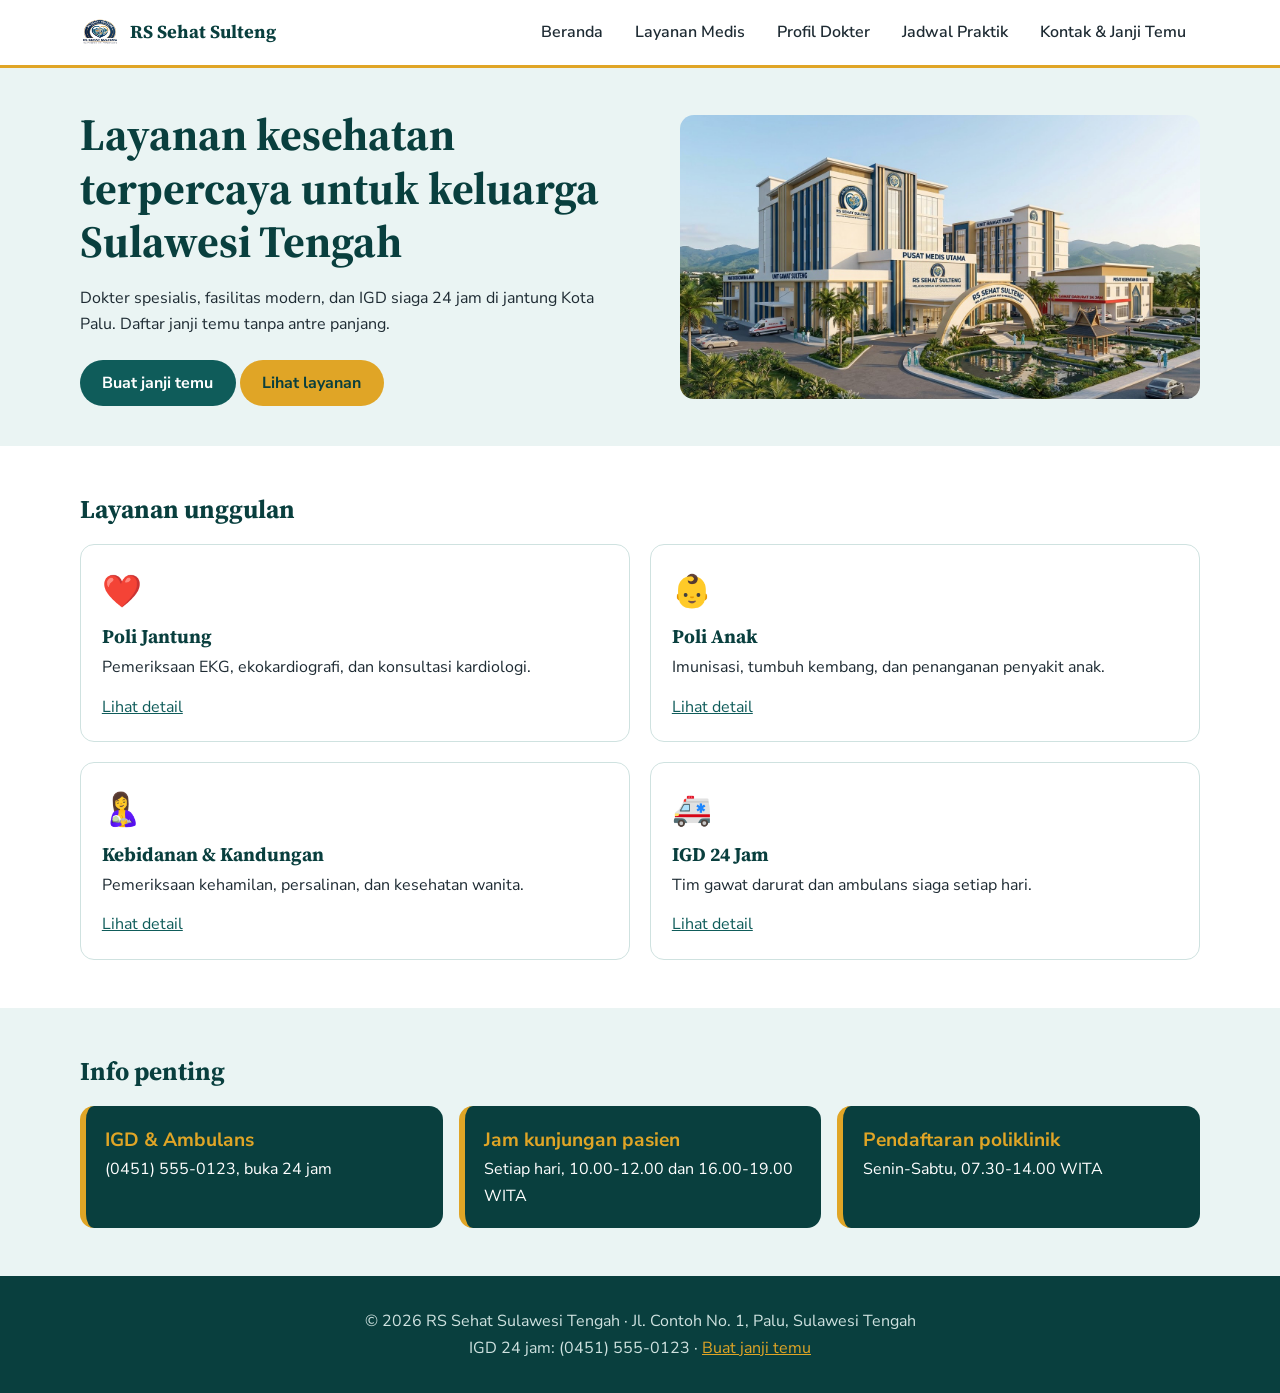
<file: index.html>
<!DOCTYPE html>
<html lang="id">
<head>
<meta charset="UTF-8">
<meta name="viewport" content="width=device-width, initial-scale=1">
<title>Beranda | RS Sehat Sulawesi Tengah</title>
<link rel="preconnect" href="https://fonts.googleapis.com">
<link rel="stylesheet" href="https://fonts.googleapis.com/css2?family=Nunito+Sans:wght@400;600;700&family=Source+Serif+4:wght@600;700&display=swap">
<link rel="stylesheet" href="style.css">
</head>
<body>
<header>
<div class="wadah bar">
<a class="merek" href="index.html"><img src="logo rs (2).jpeg" alt="Logo RS Sehat Sulawesi Tengah">RS Sehat Sulteng</a>
<input type="checkbox" id="menu-toggle" aria-label="Buka menu">
<label for="menu-toggle" class="hamburger" title="Menu">&#9776;</label>
<nav aria-label="Menu utama"><ul>
<li><a href="index.html">Beranda</a></li>
<li><a href="layanan.html">Layanan Medis</a></li>
<li><a href="dokter.html">Profil Dokter</a></li>
<li><a href="jadwal.html">Jadwal Praktik</a></li>
<li><a href="kontak.html">Kontak &amp; Janji Temu</a></li>
</ul></nav>
</div>
</header>
<main>
<section class="hero"><div class="wadah">
<div>
<h1>Layanan kesehatan terpercaya untuk keluarga Sulawesi Tengah</h1>
<p>Dokter spesialis, fasilitas modern, dan IGD siaga 24 jam di jantung Kota Palu. Daftar janji temu tanpa antre panjang.</p>
<a class="tombol" href="kontak.html">Buat janji temu</a> <a class="tombol emas" href="detail_layanan.html">Lihat layanan</a>
</div>
<img src="gedung rs.jpeg" alt="Ilustrasi gedung RS Sehat Sulawesi Tengah">
</div></section>
<section><div class="wadah">
<h2>Layanan unggulan</h2>
<div class="grid">
<article class="kartu"><span class="ikon">&#10084;&#65039;</span><h3>Poli Jantung</h3><p>Pemeriksaan EKG, ekokardiografi, dan konsultasi kardiologi.</p><a href="detail_layanan.html">Lihat detail</a></article>
<article class="kartu"><span class="ikon">&#128118;</span><h3>Poli Anak</h3><p>Imunisasi, tumbuh kembang, dan penanganan penyakit anak.</p><a href="detail_layanan.html">Lihat detail</a></article>
<article class="kartu"><span class="ikon">&#129329;</span><h3>Kebidanan &amp; Kandungan</h3><p>Pemeriksaan kehamilan, persalinan, dan kesehatan wanita.</p><a href="detail_layanan.html">Lihat detail</a></article>
<article class="kartu"><span class="ikon">&#128657;</span><h3>IGD 24 Jam</h3><p>Tim gawat darurat dan ambulans siaga setiap hari.</p><a href="detail_layanan.html">Lihat detail</a></article>
</div></div></section>
<section class="bg-muda"><div class="wadah">
<h2>Info penting</h2>
<div class="info">
<div><strong>IGD &amp; Ambulans</strong>(0451) 555-0123, buka 24 jam</div>
<div><strong>Jam kunjungan pasien</strong>Setiap hari, 10.00-12.00 dan 16.00-19.00 WITA</div>
<div><strong>Pendaftaran poliklinik</strong>Senin-Sabtu, 07.30-14.00 WITA</div>
</div></div></section>
</main>
<footer>
<div class="wadah">
<p>&copy; 2026 RS Sehat Sulawesi Tengah &middot; Jl. Contoh No. 1, Palu, Sulawesi Tengah</p>
<p>IGD 24 jam: (0451) 555-0123 &middot; <a href="kontak.html">Buat janji temu</a></p>
</div>
</footer>
</body>
</html>
</file>
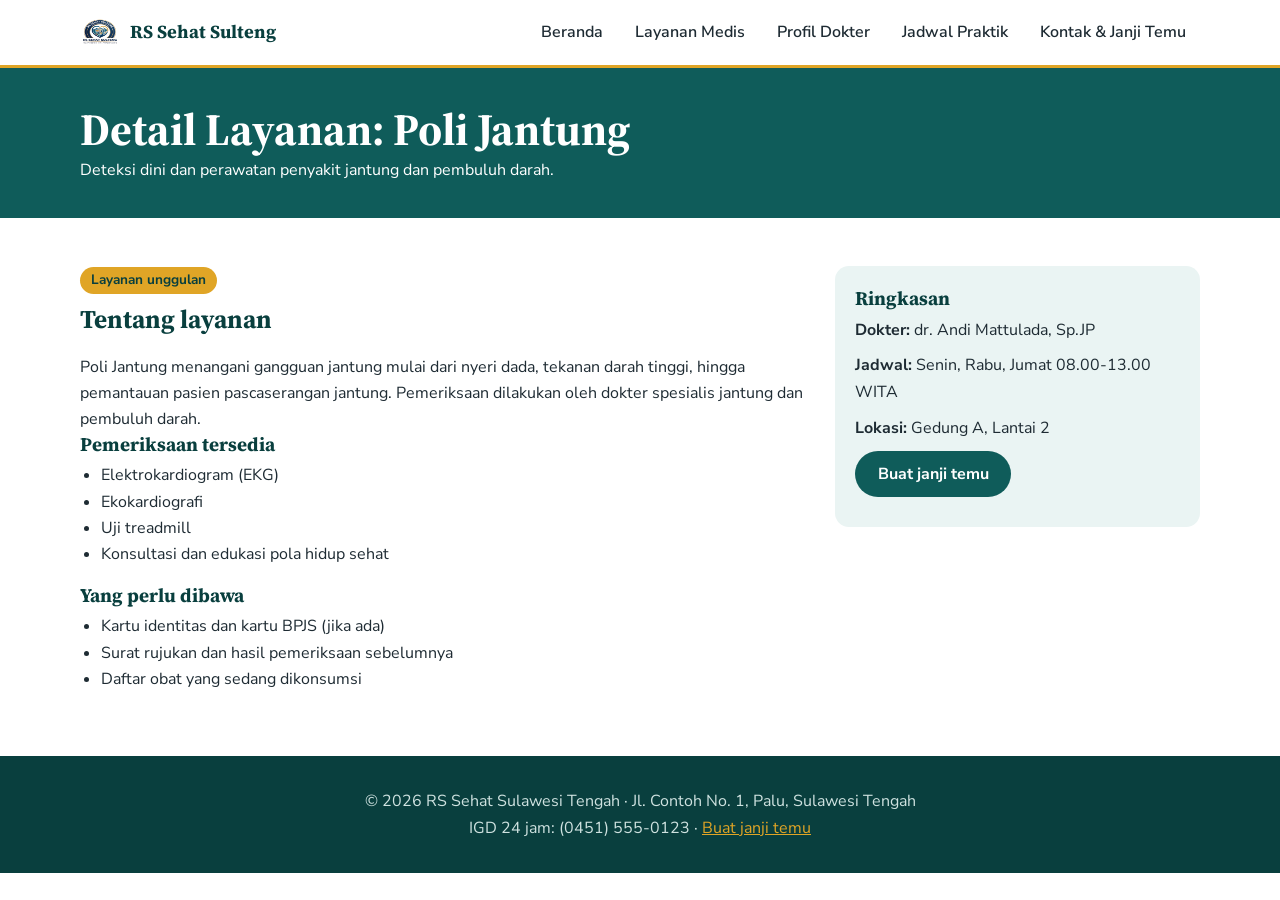
<file: detail_layanan.html>
<!DOCTYPE html>
<html lang="id">
<head>
<meta charset="UTF-8">
<meta name="viewport" content="width=device-width, initial-scale=1">
<title>Detail Layanan Poli Jantung | RS Sehat Sulawesi Tengah</title>
<link rel="preconnect" href="https://fonts.googleapis.com">
<link rel="stylesheet" href="https://fonts.googleapis.com/css2?family=Nunito+Sans:wght@400;600;700&family=Source+Serif+4:wght@600;700&display=swap">
<link rel="stylesheet" href="style.css">
</head>
<body>
<header>
<div class="wadah bar">
<a class="merek" href="index.html"><img src="logo rs (2).jpeg" alt="Logo RS Sehat Sulawesi Tengah">RS Sehat Sulteng</a>
<input type="checkbox" id="menu-toggle" aria-label="Buka menu">
<label for="menu-toggle" class="hamburger" title="Menu">&#9776;</label>
<nav aria-label="Menu utama"><ul>
<li><a href="index.html">Beranda</a></li>
<li><a href="layanan.html">Layanan Medis</a></li>
<li><a href="dokter.html">Profil Dokter</a></li>
<li><a href="jadwal.html">Jadwal Praktik</a></li>
<li><a href="kontak.html">Kontak &amp; Janji Temu</a></li>
</ul></nav>
</div>
</header>
<main>
<div class="judul-halaman"><div class="wadah"><h1>Detail Layanan: Poli Jantung</h1><p>Deteksi dini dan perawatan penyakit jantung dan pembuluh darah.</p></div></div>
<section><div class="wadah detail">
<article>
<span class="label">Layanan unggulan</span>
<h2>Tentang layanan</h2>
<p>Poli Jantung menangani gangguan jantung mulai dari nyeri dada, tekanan darah tinggi, hingga pemantauan pasien pascaserangan jantung. Pemeriksaan dilakukan oleh dokter spesialis jantung dan pembuluh darah.</p>
<h3>Pemeriksaan tersedia</h3>
<ul><li>Elektrokardiogram (EKG)</li><li>Ekokardiografi</li><li>Uji treadmill</li><li>Konsultasi dan edukasi pola hidup sehat</li></ul>
<h3>Yang perlu dibawa</h3>
<ul><li>Kartu identitas dan kartu BPJS (jika ada)</li><li>Surat rujukan dan hasil pemeriksaan sebelumnya</li><li>Daftar obat yang sedang dikonsumsi</li></ul>
</article>
<aside class="samping">
<h3>Ringkasan</h3>
<p><strong>Dokter:</strong> dr. Andi Mattulada, Sp.JP</p>
<p><strong>Jadwal:</strong> Senin, Rabu, Jumat 08.00-13.00 WITA</p>
<p><strong>Lokasi:</strong> Gedung A, Lantai 2</p>
<p><a class="tombol" href="kontak.html">Buat janji temu</a></p>
</aside>
</div></section>
</main>
<footer>
<div class="wadah">
<p>&copy; 2026 RS Sehat Sulawesi Tengah &middot; Jl. Contoh No. 1, Palu, Sulawesi Tengah</p>
<p>IGD 24 jam: (0451) 555-0123 &middot; <a href="kontak.html">Buat janji temu</a></p>
</div>
</footer>
</body>
</html>
</file>
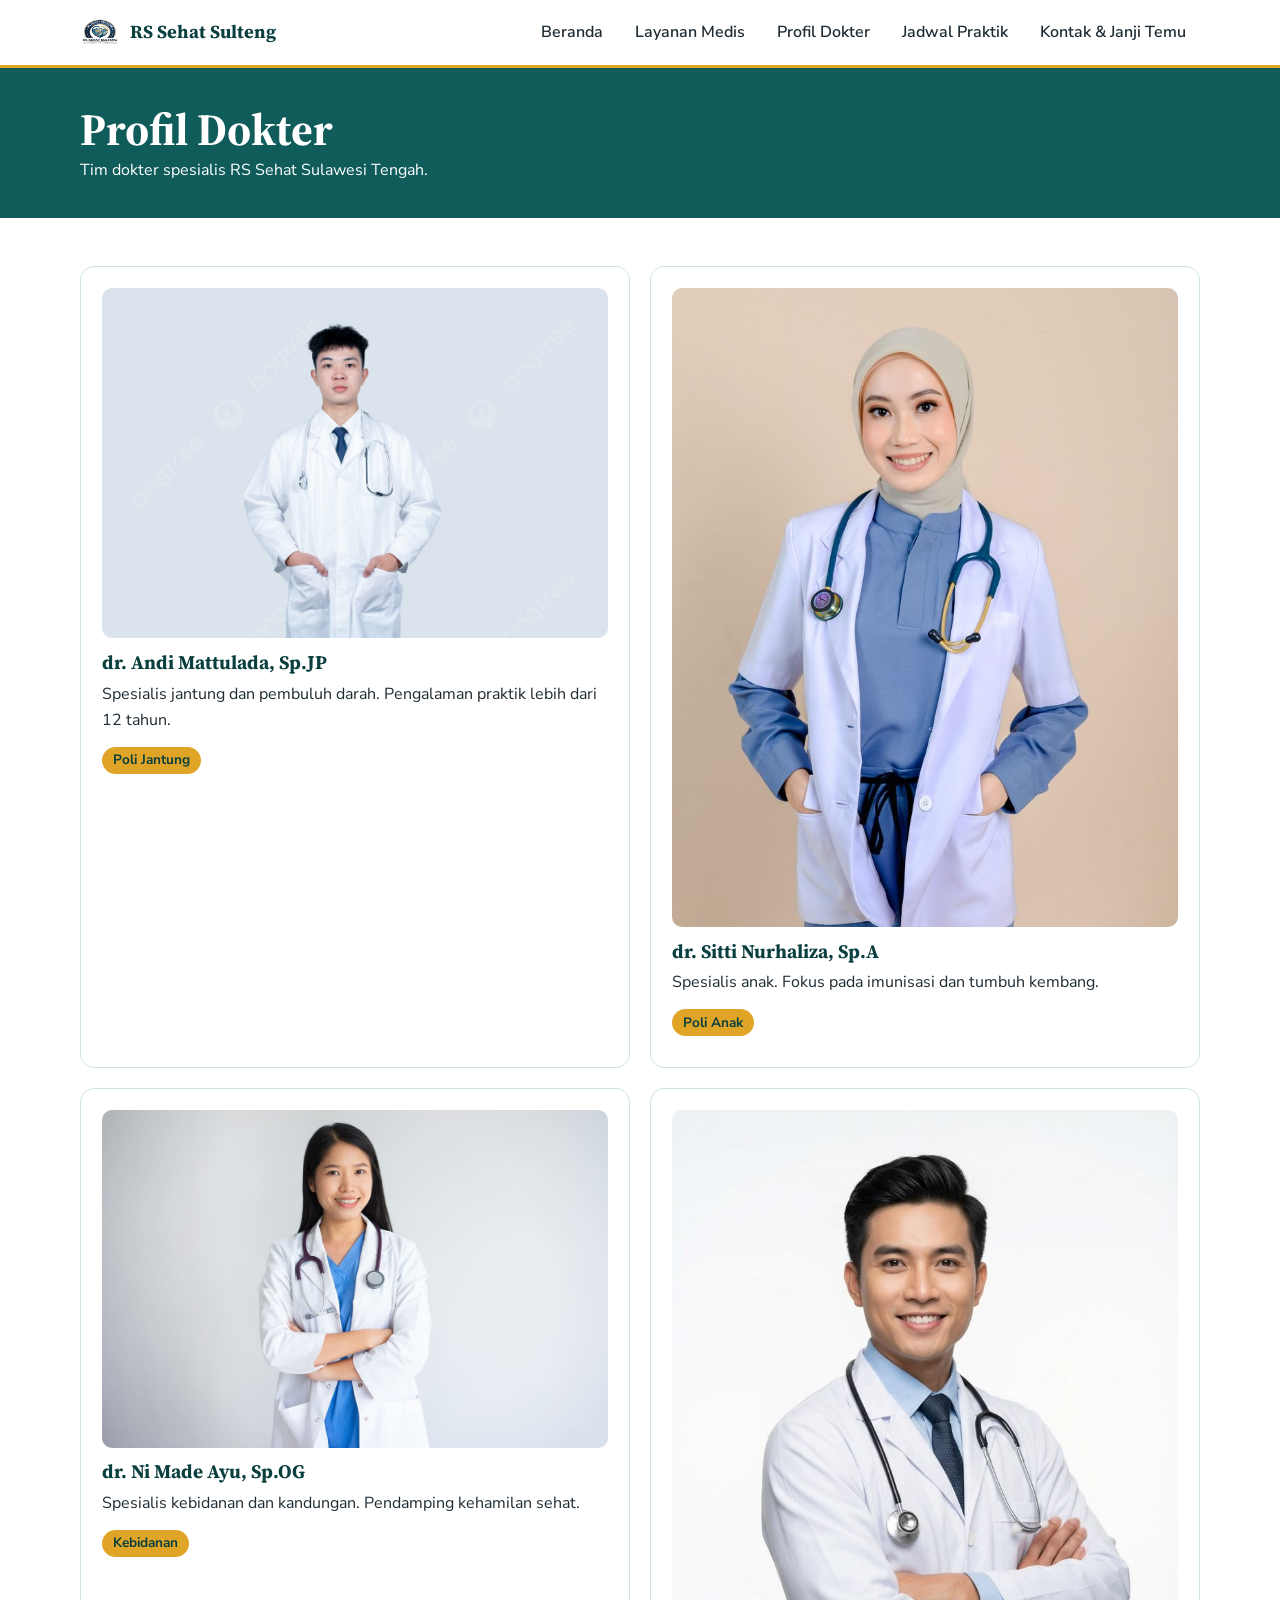
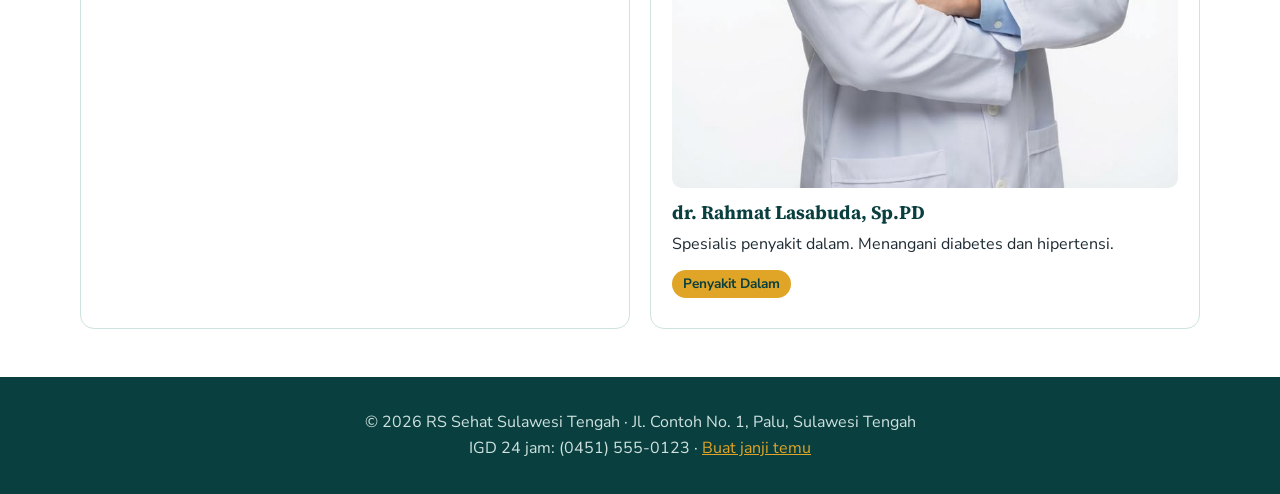
<file: dokter.html>
<!DOCTYPE html>
<html lang="id">
<head>
<meta charset="UTF-8">
<meta name="viewport" content="width=device-width, initial-scale=1">
<title>Profil Dokter | RS Sehat Sulawesi Tengah</title>
<link rel="preconnect" href="https://fonts.googleapis.com">
<link rel="stylesheet" href="https://fonts.googleapis.com/css2?family=Nunito+Sans:wght@400;600;700&family=Source+Serif+4:wght@600;700&display=swap">
<link rel="stylesheet" href="style.css">
</head>
<body>
<header>
<div class="wadah bar">
<a class="merek" href="index.html"><img src="logo rs (2).jpeg" alt="Logo RS Sehat Sulawesi Tengah">RS Sehat Sulteng</a>
<input type="checkbox" id="menu-toggle" aria-label="Buka menu">
<label for="menu-toggle" class="hamburger" title="Menu">&#9776;</label>
<nav aria-label="Menu utama"><ul>
<li><a href="index.html">Beranda</a></li>
<li><a href="layanan.html">Layanan Medis</a></li>
<li><a href="dokter.html">Profil Dokter</a></li>
<li><a href="jadwal.html">Jadwal Praktik</a></li>
<li><a href="kontak.html">Kontak &amp; Janji Temu</a></li>
</ul></nav>
</div>
</header>
<main>
<div class="judul-halaman"><div class="wadah"><h1>Profil Dokter</h1><p>Tim dokter spesialis RS Sehat Sulawesi Tengah.</p></div></div>
<section><div class="wadah"><div class="grid">
<article class="kartu"><img src="dokter 1.jpeg" alt="Foto dr. Andi Mattulada"><h3>dr. Andi Mattulada, Sp.JP</h3><p>Spesialis jantung dan pembuluh darah. Pengalaman praktik lebih dari 12 tahun.</p><span class="label">Poli Jantung</span></article>
<article class="kartu"><img src="dokter 4.jpeg" alt="Foto dr. Sitti Nurhaliza"><h3>dr. Sitti Nurhaliza, Sp.A</h3><p>Spesialis anak. Fokus pada imunisasi dan tumbuh kembang.</p><span class="label">Poli Anak</span></article>
<article class="kartu"><img src="dokter 3.jpeg" alt="Foto dr. Ni Made Ayu"><h3>dr. Ni Made Ayu, Sp.OG</h3><p>Spesialis kebidanan dan kandungan. Pendamping kehamilan sehat.</p><span class="label">Kebidanan</span></article>
<article class="kartu"><img src="dokter 2.jpeg" alt="Foto dr. Rahmat Lasabuda"><h3>dr. Rahmat Lasabuda, Sp.PD</h3><p>Spesialis penyakit dalam. Menangani diabetes dan hipertensi.</p><span class="label">Penyakit Dalam</span></article>
</div></div></section>
</main>
<footer>
<div class="wadah">
<p>&copy; 2026 RS Sehat Sulawesi Tengah &middot; Jl. Contoh No. 1, Palu, Sulawesi Tengah</p>
<p>IGD 24 jam: (0451) 555-0123 &middot; <a href="kontak.html">Buat janji temu</a></p>
</div>
</footer>
</body>
</html>
</file>
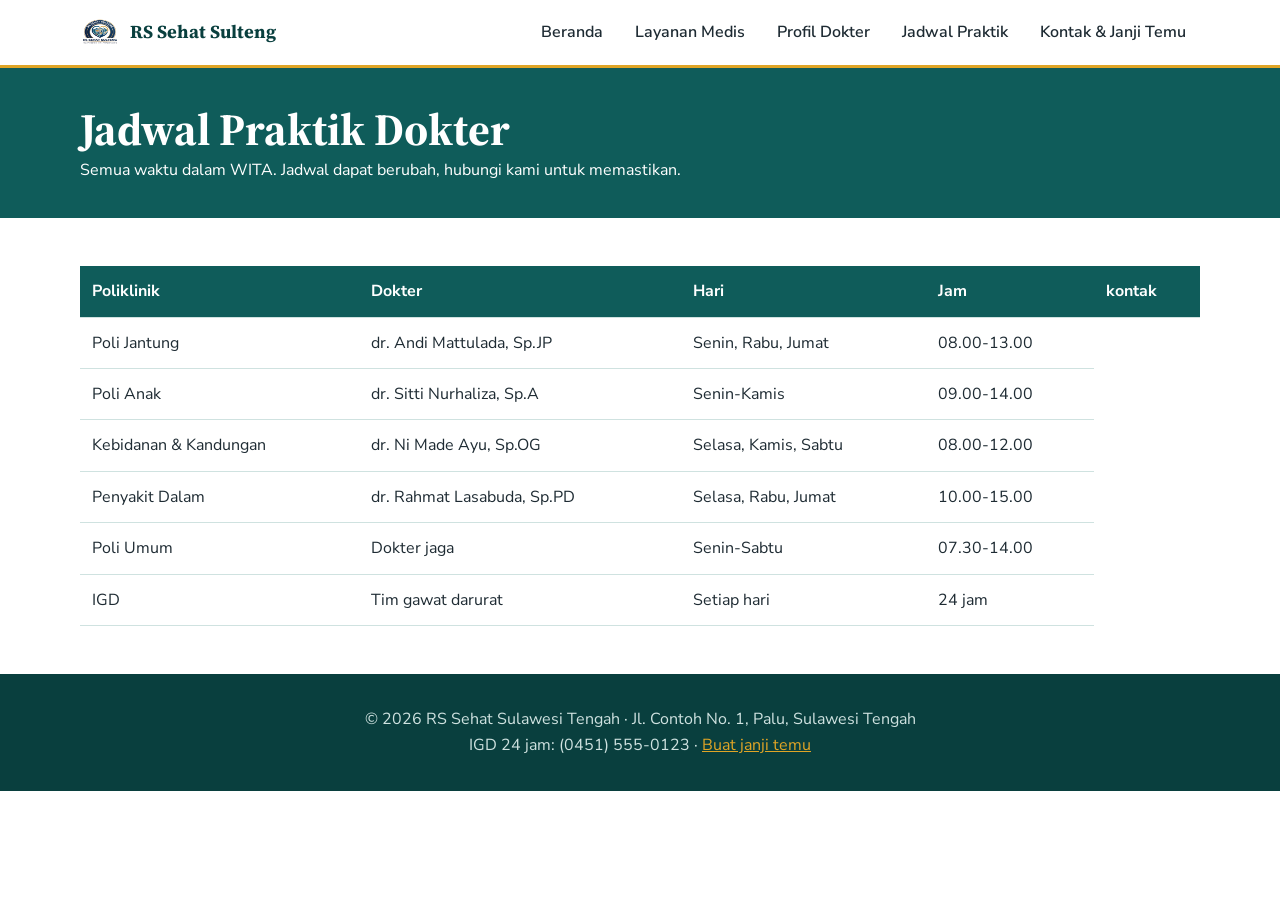
<file: jadwal.html>
<!DOCTYPE html>
<html lang="id">
<head>
<meta charset="UTF-8">
<meta name="viewport" content="width=device-width, initial-scale=1">
<title>Jadwal Praktik | RS Sehat Sulawesi Tengah</title>
<link rel="preconnect" href="https://fonts.googleapis.com">
<link rel="stylesheet" href="https://fonts.googleapis.com/css2?family=Nunito+Sans:wght@400;600;700&family=Source+Serif+4:wght@600;700&display=swap">
<link rel="stylesheet" href="style.css">
</head>
<body>
<header>
<div class="wadah bar">
<a class="merek" href="index.html"><img src="logo rs (2).jpeg" alt="Logo RS Sehat Sulawesi Tengah">RS Sehat Sulteng</a>
<input type="checkbox" id="menu-toggle" aria-label="Buka menu">
<label for="menu-toggle" class="hamburger" title="Menu">&#9776;</label>
<nav aria-label="Menu utama"><ul>
<li><a href="index.html">Beranda</a></li>
<li><a href="layanan.html">Layanan Medis</a></li>
<li><a href="dokter.html">Profil Dokter</a></li>
<li><a href="jadwal.html">Jadwal Praktik</a></li>
<li><a href="kontak.html">Kontak &amp; Janji Temu</a></li>
</ul></nav>
</div>
</header>
<main>
<div class="judul-halaman"><div class="wadah"><h1>Jadwal Praktik Dokter</h1><p>Semua waktu dalam WITA. Jadwal dapat berubah, hubungi kami untuk memastikan.</p></div></div>
<section><div class="wadah"><div class="tabel-bungkus">
<table>
<thead><tr><th>Poliklinik</th><th>Dokter</th><th>Hari</th><th>Jam</th><th>kontak</th></tr></thead>
<tbody>
<tr><td>Poli Jantung</td><td>dr. Andi Mattulada, Sp.JP</td><td>Senin, Rabu, Jumat</td><td>08.00-13.00</td></tr>
<tr><td>Poli Anak</td><td>dr. Sitti Nurhaliza, Sp.A</td><td>Senin-Kamis</td><td>09.00-14.00</td></tr>
<tr><td>Kebidanan &amp; Kandungan</td><td>dr. Ni Made Ayu, Sp.OG</td><td>Selasa, Kamis, Sabtu</td><td>08.00-12.00</td></tr>
<tr><td>Penyakit Dalam</td><td>dr. Rahmat Lasabuda, Sp.PD</td><td>Selasa, Rabu, Jumat</td><td>10.00-15.00</td></tr>
<tr><td>Poli Umum</td><td>Dokter jaga</td><td>Senin-Sabtu</td><td>07.30-14.00</td></tr>
<tr><td>IGD</td><td>Tim gawat darurat</td><td>Setiap hari</td><td>24 jam</td></tr>
</tbody>
</table></div></div></section>
</main>
<footer>
<div class="wadah">
<p>&copy; 2026 RS Sehat Sulawesi Tengah &middot; Jl. Contoh No. 1, Palu, Sulawesi Tengah</p>
<p>IGD 24 jam: (0451) 555-0123 &middot; <a href="kontak.html">Buat janji temu</a></p>
</div>
</footer>
</body>
</html>
</file>
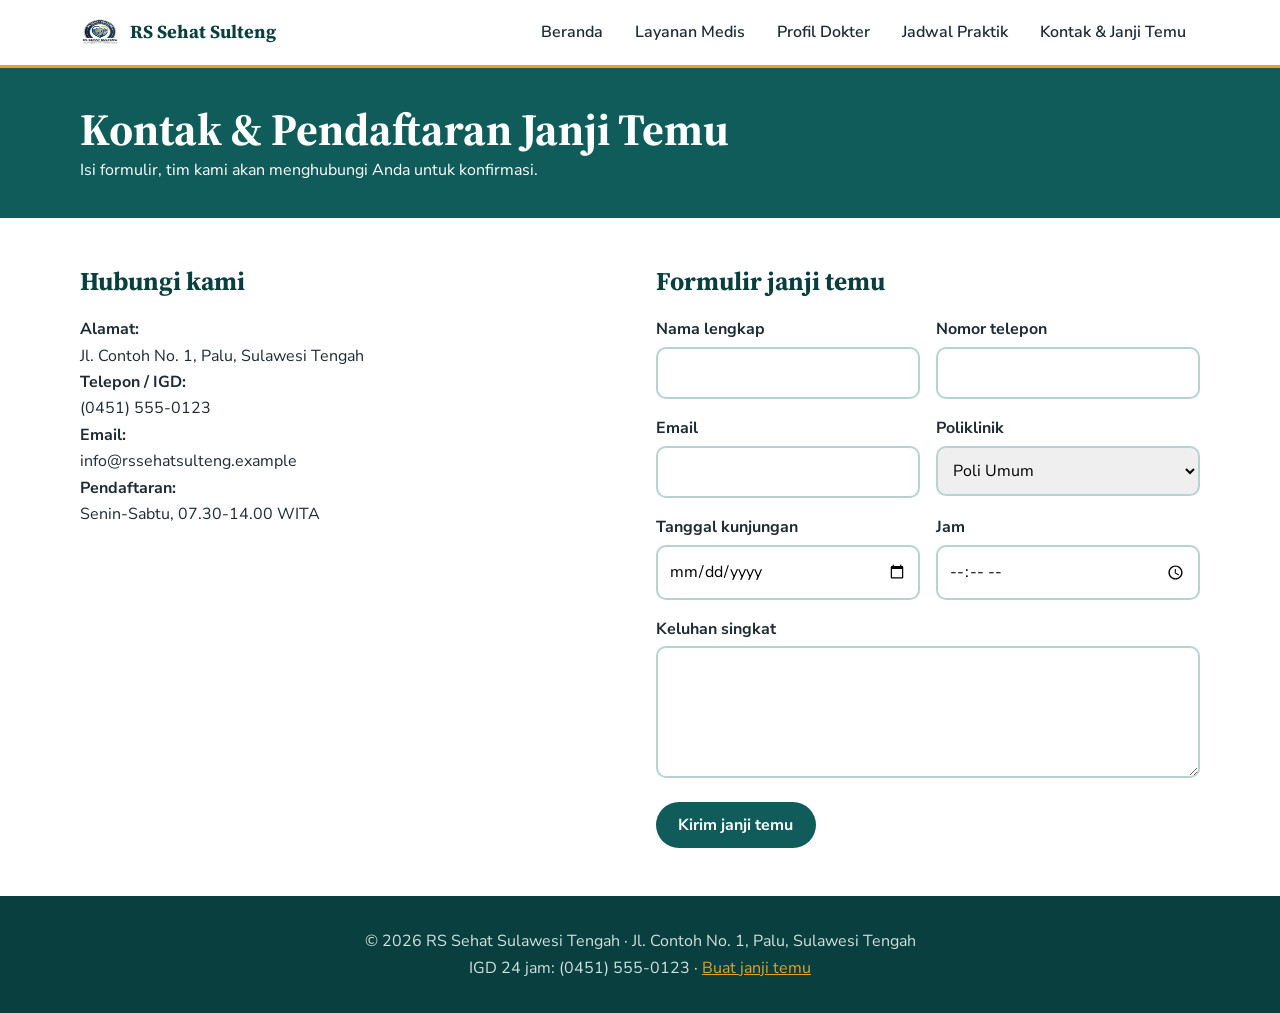
<file: kontak.html>
<!DOCTYPE html>
<html lang="id">
<head>
<meta charset="UTF-8">
<meta name="viewport" content="width=device-width, initial-scale=1">
<title>Kontak & Janji Temu | RS Sehat Sulawesi Tengah</title>
<link rel="preconnect" href="https://fonts.googleapis.com">
<link rel="stylesheet" href="https://fonts.googleapis.com/css2?family=Nunito+Sans:wght@400;600;700&family=Source+Serif+4:wght@600;700&display=swap">
<link rel="stylesheet" href="style.css">
</head>
<body>
<header>
<div class="wadah bar">
<a class="merek" href="index.html"><img src="logo rs (2).jpeg" alt="Logo RS Sehat Sulawesi Tengah">RS Sehat Sulteng</a>
<input type="checkbox" id="menu-toggle" aria-label="Buka menu">
<label for="menu-toggle" class="hamburger" title="Menu">&#9776;</label>
<nav aria-label="Menu utama"><ul>
<li><a href="index.html">Beranda</a></li>
<li><a href="layanan.html">Layanan Medis</a></li>
<li><a href="dokter.html">Profil Dokter</a></li>
<li><a href="jadwal.html">Jadwal Praktik</a></li>
<li><a href="kontak.html">Kontak &amp; Janji Temu</a></li>
</ul></nav>
</div>
</header>
<main>
<div class="judul-halaman"><div class="wadah"><h1>Kontak &amp; Pendaftaran Janji Temu</h1><p>Isi formulir, tim kami akan menghubungi Anda untuk konfirmasi.</p></div></div>
<section><div class="wadah kontak">
<article>
<h2>Hubungi kami</h2>
<p><strong>Alamat:</strong><br>Jl. Contoh No. 1, Palu, Sulawesi Tengah</p>
<p><strong>Telepon / IGD:</strong><br>(0451) 555-0123</p>
<p><strong>Email:</strong><br>info@rssehatsulteng.example</p>
<p><strong>Pendaftaran:</strong><br>Senin-Sabtu, 07.30-14.00 WITA</p>
</article>
<article>
<h2>Formulir janji temu</h2>
<form action="#" method="post">
<div><label for="nama">Nama lengkap</label><input type="text" id="nama" name="nama" required></div>
<div><label for="hp">Nomor telepon</label><input type="tel" id="hp" name="hp" required></div>
<div><label for="email">Email</label><input type="email" id="email" name="email"></div>
<div><label for="poli">Poliklinik</label><select id="poli" name="poli"><option>Poli Umum</option><option>Poli Jantung</option><option>Poli Anak</option><option>Kebidanan &amp; Kandungan</option><option>Poli Gigi</option><option>Penyakit Dalam</option></select></div>
<div><label for="tanggal">Tanggal kunjungan</label><input type="date" id="tanggal" name="tanggal" required></div>
<div><label for="jam">Jam</label><input type="time" id="jam" name="jam"></div>
<div class="full"><label for="keluhan">Keluhan singkat</label><textarea id="keluhan" name="keluhan" rows="4"></textarea></div>
<div class="full"><button class="tombol" type="submit">Kirim janji temu</button></div>
</form>
</article>
</div></section>
</main>
<footer>
<div class="wadah">
<p>&copy; 2026 RS Sehat Sulawesi Tengah &middot; Jl. Contoh No. 1, Palu, Sulawesi Tengah</p>
<p>IGD 24 jam: (0451) 555-0123 &middot; <a href="kontak.html">Buat janji temu</a></p>
</div>
</footer>
</body>
</html>
</file>
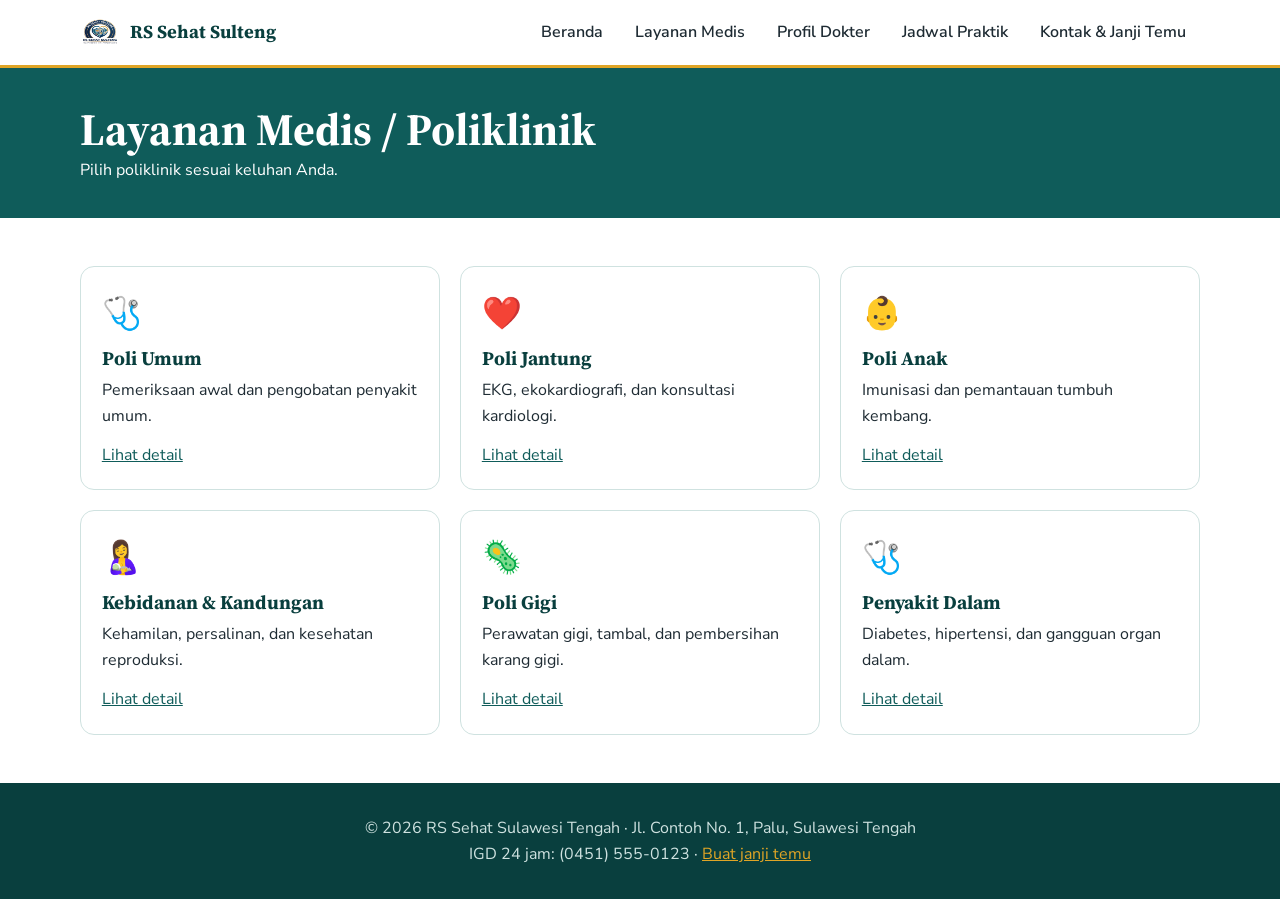
<file: layanan.html>
<!DOCTYPE html>
<html lang="id">
<head>
<meta charset="UTF-8">
<meta name="viewport" content="width=device-width, initial-scale=1">
<title>Layanan Medis | RS Sehat Sulawesi Tengah</title>
<link rel="preconnect" href="https://fonts.googleapis.com">
<link rel="stylesheet" href="https://fonts.googleapis.com/css2?family=Nunito+Sans:wght@400;600;700&family=Source+Serif+4:wght@600;700&display=swap">
<link rel="stylesheet" href="style.css">
</head>
<body>
<header>
<div class="wadah bar">
<a class="merek" href="index.html"><img src="logo rs (2).jpeg" alt="Logo RS Sehat Sulawesi Tengah">RS Sehat Sulteng</a>
<input type="checkbox" id="menu-toggle" aria-label="Buka menu">
<label for="menu-toggle" class="hamburger" title="Menu">&#9776;</label>
<nav aria-label="Menu utama"><ul>
<li><a href="index.html">Beranda</a></li>
<li><a href="layanan.html">Layanan Medis</a></li>
<li><a href="dokter.html">Profil Dokter</a></li>
<li><a href="jadwal.html">Jadwal Praktik</a></li>
<li><a href="kontak.html">Kontak &amp; Janji Temu</a></li>
</ul></nav>
</div>
</header>
<main>
<div class="judul-halaman"><div class="wadah"><h1>Layanan Medis / Poliklinik</h1><p>Pilih poliklinik sesuai keluhan Anda.</p></div></div>
<section><div class="wadah"><div class="grid tiga">
<article class="kartu"><span class="ikon">&#129658;</span><h3>Poli Umum</h3><p>Pemeriksaan awal dan pengobatan penyakit umum.</p><a href="detail_layanan.html">Lihat detail</a></article>
<article class="kartu"><span class="ikon">&#10084;&#65039;</span><h3>Poli Jantung</h3><p>EKG, ekokardiografi, dan konsultasi kardiologi.</p><a href="detail_layanan.html">Lihat detail</a></article>
<article class="kartu"><span class="ikon">&#128118;</span><h3>Poli Anak</h3><p>Imunisasi dan pemantauan tumbuh kembang.</p><a href="detail_layanan.html">Lihat detail</a></article>
<article class="kartu"><span class="ikon">&#129329;</span><h3>Kebidanan &amp; Kandungan</h3><p>Kehamilan, persalinan, dan kesehatan reproduksi.</p><a href="detail_layanan.html">Lihat detail</a></article>
<article class="kartu"><span class="ikon">&#129440;</span><h3>Poli Gigi</h3><p>Perawatan gigi, tambal, dan pembersihan karang gigi.</p><a href="detail_layanan.html">Lihat detail</a></article>
<article class="kartu"><span class="ikon">&#129658;</span><h3>Penyakit Dalam</h3><p>Diabetes, hipertensi, dan gangguan organ dalam.</p><a href="detail_layanan.html">Lihat detail</a></article>
</div></div></section>
</main>
<footer>
<div class="wadah">
<p>&copy; 2026 RS Sehat Sulawesi Tengah &middot; Jl. Contoh No. 1, Palu, Sulawesi Tengah</p>
<p>IGD 24 jam: (0451) 555-0123 &middot; <a href="kontak.html">Buat janji temu</a></p>
</div>
</footer>
</body>
</html>
</file>
<file: style.css>
/* RS Sehat Sulawesi Tengah - style.css (dipakai semua halaman) */
:root{
    --warna-utama:#0F5C5A;
    --warna-gelap:#093F3E;
    --warna-aksen:#E0A526;
    --warna-muda:#EAF4F3;
    --warna-teks:#1E2B33;
    --warna-putih:#fff;
    --warna-bahaya:#C8412B;
    --radius:14px;
    --font-judul:"Source Serif 4",Georgia,serif;
    --font-isi:"Nunito Sans",Arial,sans-serif
}
*{
    box-sizing:border-box;
    margin:0;
    padding:0
}
body{
    font-family:var(--font-isi);
    color:var(--warna-teks);
    background:var(--warna-putih);
    line-height:1.65
}
h1,h2,h3{
    font-family:var(--font-judul);
    line-height:1.2;color:var(--warna-gelap)
}
img{
    max-width:100%;
    display:block
}
a{
    color:var(--warna-utama)
}
.wadah{
    width:min(1120px,92%);
    margin-inline:auto
}
section{
    padding:3rem 0
}
.bg-muda{
    background:var(--warna-muda)
}
h1{
    font-size:2.1rem
}
h2{
    font-size:1.6rem;margin-bottom:1.2rem
}
h3{
    font-size:1.2rem;
    margin-bottom:.4rem
}
/* Header + navbar (Flexbox) */
header{
    background:var(--warna-putih);
    border-bottom:3px solid var(--warna-aksen);
    position:sticky;
    top:0;
    z-index:10
}
.bar{
    display:flex;
    align-items:center;
    justify-content:space-between;
    flex-wrap:wrap;
    padding:.7rem 0
}
.merek{
    display:flex;
    align-items:center;
    gap:.6rem;
    text-decoration:none;
    font-family:var(--font-judul);
    font-weight:700;
    color:var(--warna-gelap);
    font-size:1.15rem
}
.merek img{
    width:40px;
    height:40px
}
#menu-toggle{
    display:none
}
.hamburger{
    cursor:pointer;
    font-size:1.7rem;
    color:var(--warna-utama);
    padding:0 .4rem
}
nav{
    display:none;
    width:100%
}
#menu-toggle:checked ~ nav{
    display:block
}
nav ul{
    list-style:none;
    display:flex;
    flex-direction:column;
    gap:.2rem;
    padding:.6rem 0
}
nav a{
    display:block;
    padding:.5rem .9rem;
    border-radius:8px;
    text-decoration:none;
    color:var(--warna-teks);
    font-weight:600;
    transition:background .25s,color .25s
}
nav a:hover,nav a:focus{
    background:var(--warna-utama);
    color:var(--warna-putih)
}
/* Hero (Flexbox) */
.hero{
    background:var(--warna-muda);
    padding:2.5rem 0
}
.hero .wadah{
    display:flex;
    flex-direction:column;
    gap:1.5rem;
    align-items:center
}
.hero p{
    margin:1rem 0 1.4rem;
    max-width:52ch
}
.hero img{
    border-radius:var(--radius);
    width:100%;
    max-width:520px;
    animation:muncul .9s ease both
}
@keyframes muncul{from{opacity:0;transform:translateY(18px)}to{opacity:1;transform:none}}
.tombol{
    display:inline-block;
    padding:.75rem 1.4rem;
    background:var(--warna-utama);
    color:var(--warna-putih);
    border:0;
    border-radius:999px;
    font:700 1rem var(--font-isi);
    text-decoration:none;
    cursor:pointer;
    transition:transform .25s,background .25swidth:100%;
    height:100%;
}
.tombol:hover{
    background:var(--warna-gelap);
    transform:translateY(-3px)
}
.tombol.emas{
    background:var(--warna-aksen);
    color:var(--warna-gelap)
}
/* Grid kartu (CSS Grid) */
.grid{
    display:grid;
    grid-template-columns:1fr;
    gap:1.25rem
}
.kartu{
    background:var(--warna-putih);
    border:1px solid #cfe2e0;
    border-radius:var(--radius);
    padding:1.3rem;
    transition:transform .3s,box-shadow .3s,border-color .3s
}
.kartu:hover{
    transform:translateY(-6px);
    box-shadow:0 10px 24px rgba(15,92,90,.18);
    border-color:var(--warna-utama)
}
.kartu .ikon{
    font-size:2rem;
    display:block;
    margin-bottom:.4rem
}
.kartu p{
    margin-bottom:.8rem
}
.kartu img{
    border-radius:10px;
    margin-bottom:.8rem;
    width:100%
}
.label{
    display:inline-block;
    background:var(--warna-aksen);
    color:var(--warna-gelap);
    font-size:.85rem;
    font-weight:700;
    padding:.15rem .7rem;
    border-radius:999px;
    margin-bottom:.6rem
}
/* Info penting (Flexbox) */
.info{
    display:flex;
    flex-direction:column;
    gap:1rem
}
.info div{
    flex:1;
    background:var(--warna-gelap);
    color:var(--warna-putih);
    padding:1.2rem;
    border-radius:var(--radius);
    border-left:6px solid var(--warna-aksen)
}
.info strong{
    display:block;
    font-size:1.2rem;
    color:var(--warna-aksen)
}
/* Halaman dalam */
.judul-halaman{
    background:var(--warna-utama);
    padding:2.2rem 0
}
.judul-halaman h1,.judul-halaman p{
    color:var(--warna-putih)
}
.detail{
    display:grid;
    grid-template-columns:1fr;
    gap:1.5rem
}
.detail ul{
    padding-left:1.3rem;
    margin-bottom:1rem
}
.samping{
    background:var(--warna-muda);
    border-radius:var(--radius);
    padding:1.3rem;
    align-self:start
}
.samping p{
    margin-bottom:.6rem
}
.tabel-bungkus{
    overflow-x:auto
}
table{
    width:100%;
    border-collapse:collapse;
    min-width:640px
}
th,td{
    padding:.75rem;
    text-align:left;
    border-bottom:1px solid #cfe2e0
}
th{
    background:var(--warna-utama);
    color:var(--warna-putih)
}
tbody tr{
    transition:background .25s
}
tbody tr:hover{
    background:var(--warna-muda)
}
/* Form */
form{
    display:grid;
    gap:1rem;
    grid-template-columns:1fr
}
label{
    font-weight:700;
    display:block;
    margin-bottom:.25rem
}
.hamburger{
    font-weight:400
}
input,select,textarea{
    width:100%;
    padding:.7rem;
    border:2px solid #b7d3d0;
    border-radius:10px;
    font:inherit;
    transition:border-color .25s
}
input:focus,select:focus,textarea:focus{
    outline:none;
    border-color:var(--warna-utama)
}
.kontak{
    display:flex;
    flex-direction:column;
    gap:2rem
}
.kontak>*{
    flex:1
}
/* 404 */
.galat{
    text-align:center;
    padding:5rem 0
}
.galat h1{
    font-size:6rem;
    color:var(--warna-bahaya)
}
.galat p{
    margin:.6rem 0 1.5rem
}
/* Footer */
footer{
    background:var(--warna-gelap);
    color:#cfe2e0;
    padding:2rem 0;
    text-align:center
}
footer a{
    color:var(--warna-aksen)
}
/* Responsif: mobile <=600, tablet 601-1024, desktop >=1025 */
@media (min-width:601px){.hamburger{display:none}nav{display:block;width:auto}nav ul{flex-direction:row;flex-wrap:wrap;padding:0}}
@media (max-width:600px){h1{font-size:1.8rem}section{padding:2.2rem 0}.galat h1{font-size:4.5rem}}
@media (min-width:601px) and (max-width:1024px){.grid{grid-template-columns:repeat(2,1fr)}.info{flex-direction:row}.kontak{flex-direction:row}form{grid-template-columns:1fr 1fr}.full{grid-column:1/-1}.hero .wadah{flex-direction:row}.hero .wadah>*{flex:1}}
@media (min-width:1025px){.grid{grid-template-columns:repeat(2,1fr)}.grid.tiga{grid-template-columns:repeat(3,1fr)}.info{flex-direction:row}.kontak{flex-direction:row}form{grid-template-columns:1fr 1fr}.full{grid-column:1/-1}.hero .wadah{flex-direction:row}.hero .wadah>*{flex:1}h1{font-size:2.8rem}.detail{grid-template-columns:2fr 1fr}}
@media (prefers-reduced-motion:reduce){*{animation:none!important;transition:none!important}}
</file>
